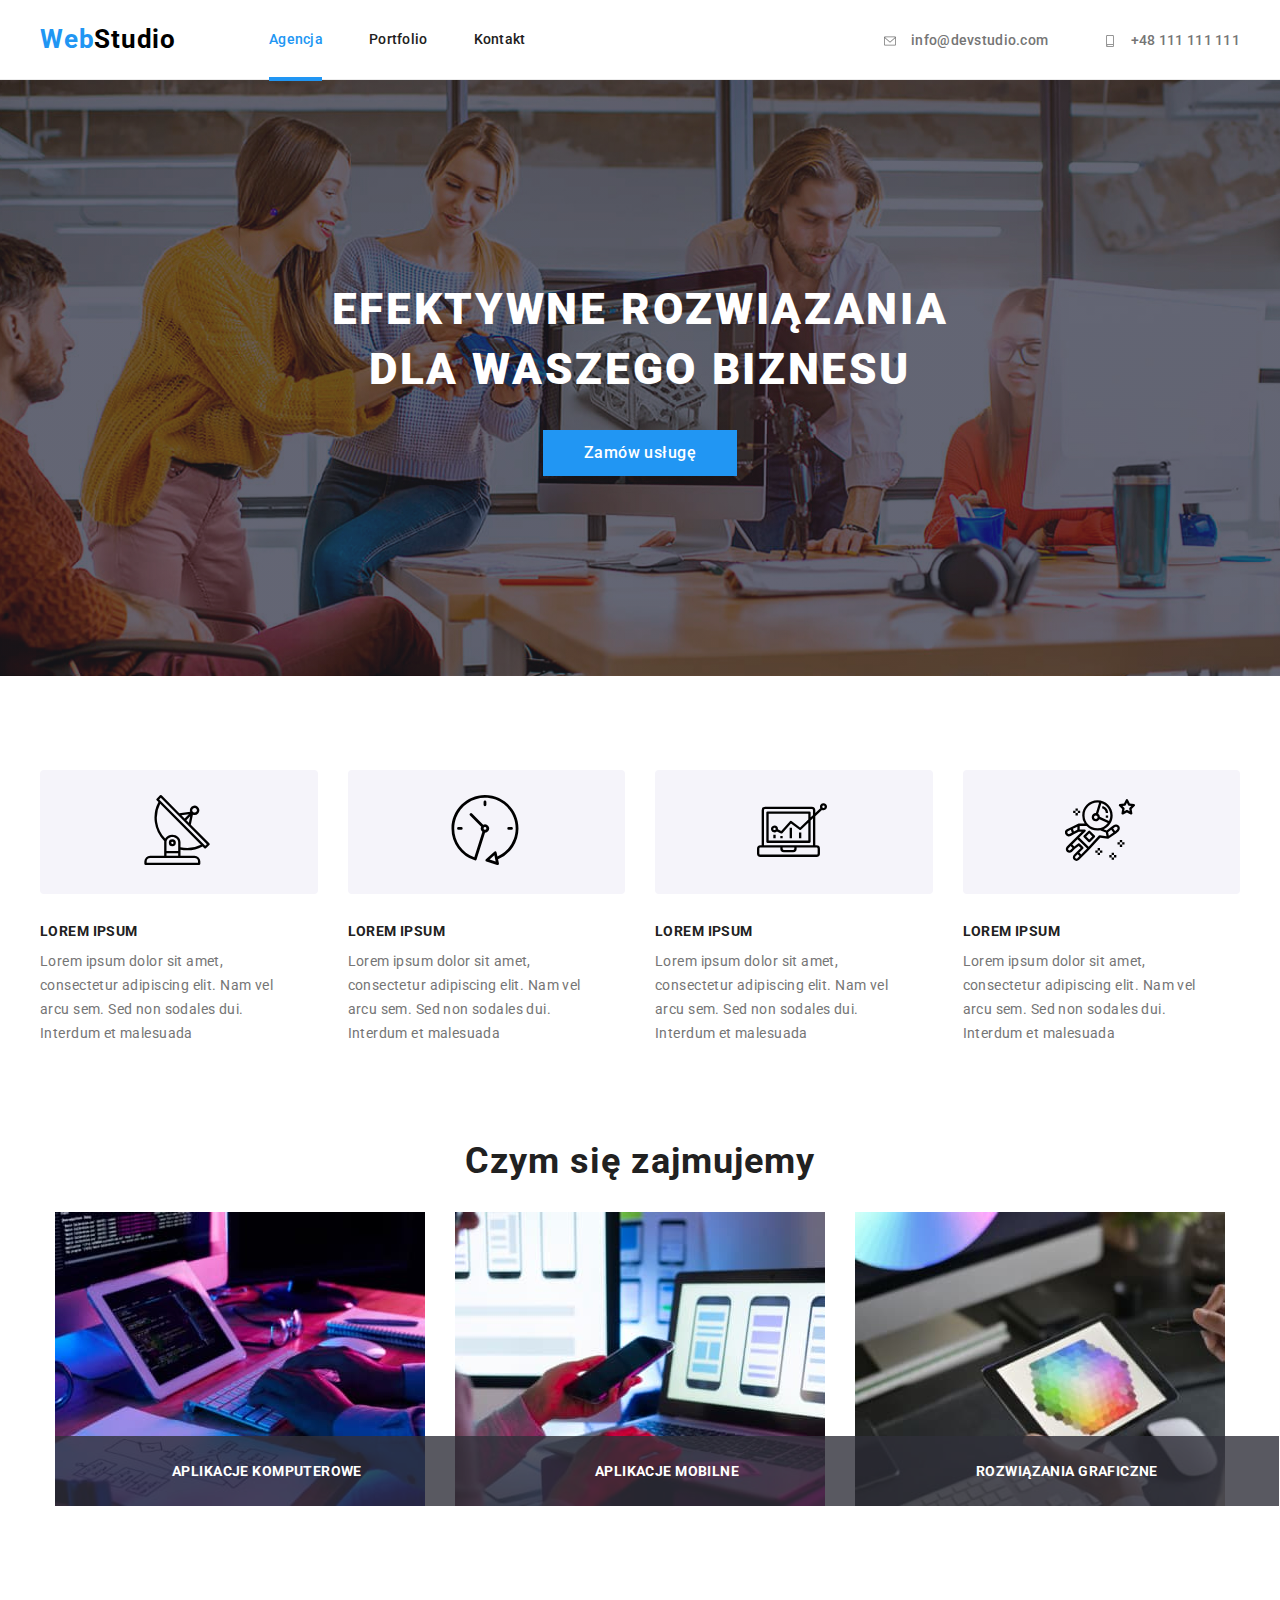
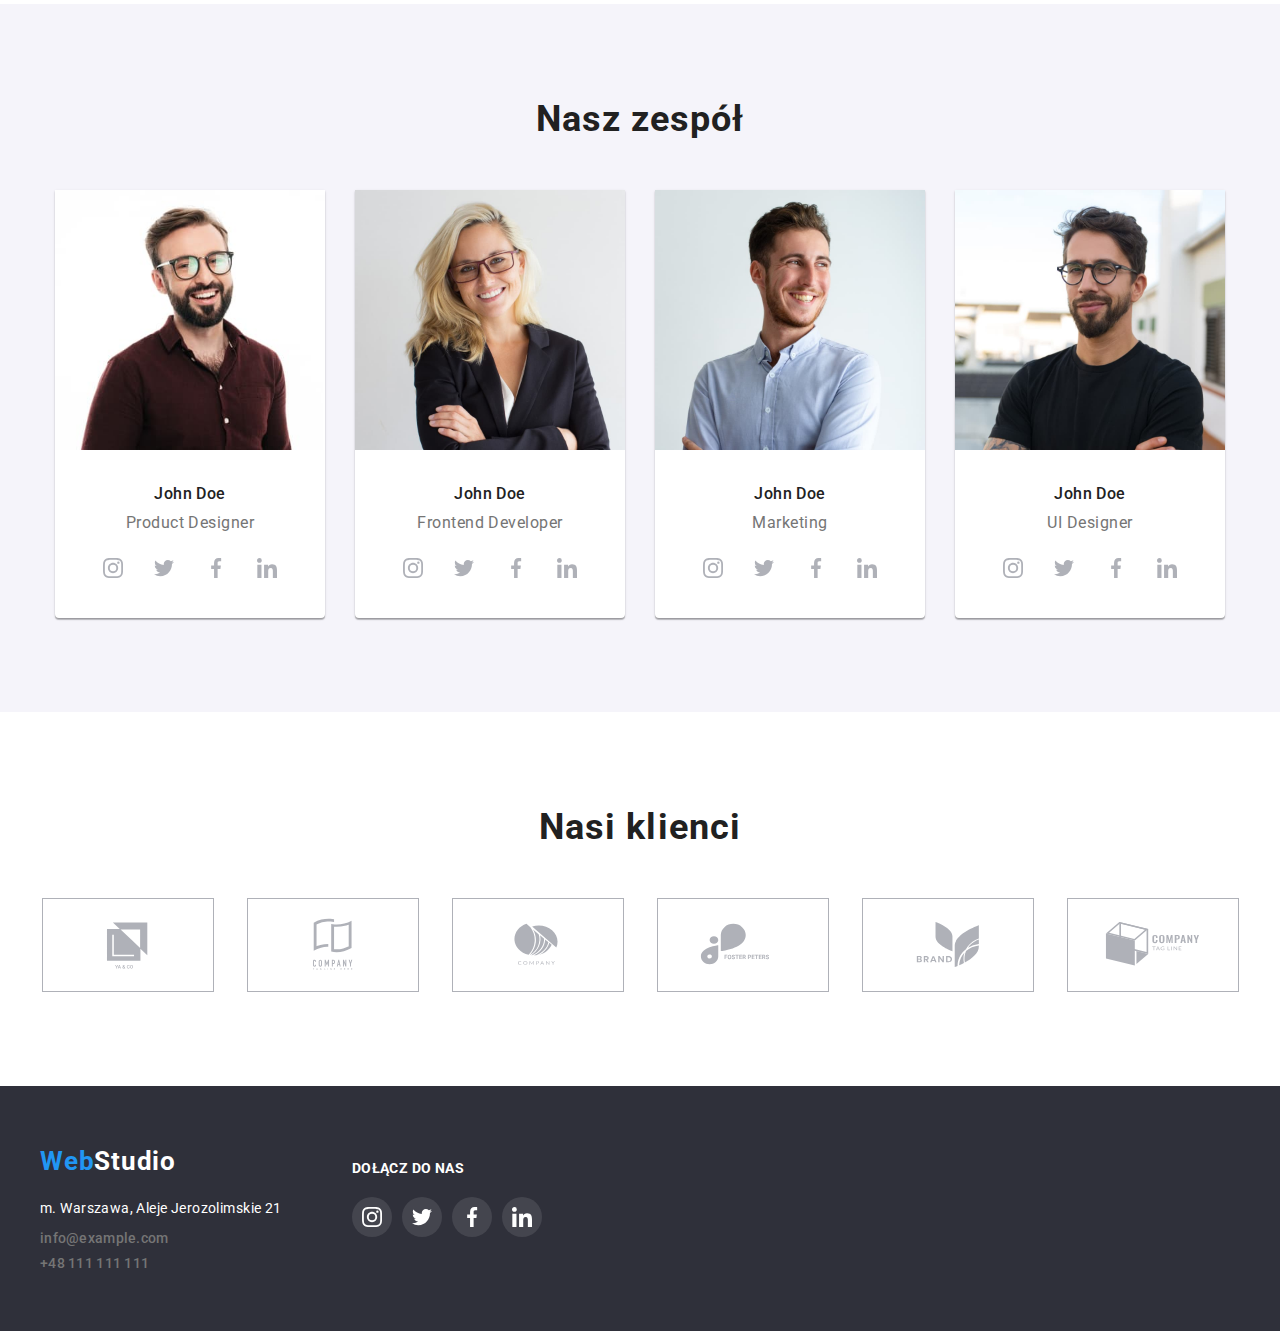
<file: index.html>
<!DOCTYPE html>
<html lang="pl">
    <head>
        <title>Studio</title>
        <link
            rel="stylesheet"
            href="https://cdnjs.cloudflare.com/ajax/libs/modern-normalize/1.1.0/modern-normalize.min.css"
            integrity="sha512-wpPYUAdjBVSE4KJnH1VR1HeZfpl1ub8YT/NKx4PuQ5NmX2tKuGu6U/JRp5y+Y8XG2tV+wKQpNHVUX03MfMFn9Q=="
            crossorigin="anonymous"
            referrerpolicy="no-referrer"
        />
        <link rel="stylesheet" href="css/styles.css" />
        <link rel="preconnect" href="https://fonts.googleapis.com" />
        <link rel="preconnect" href="https://fonts.gstatic.com" crossorigin />
        <link
            href="https://fonts.googleapis.com/css2?family=Raleway:wght@700&family=Roboto:wght@400;500;700;900&display=swap"
            rel="stylesheet"
        />
    </head>
    <body>
        <header class="site-nav">
            <div class="header-wrapper header-container container">
                <!-- LOGO -->
                <div class="logo-header">
                    <a
                        href="index.html"
                        target="_parent"
                        rel="noreferrer noopener"
                        class="links-format"
                        ><span class="blue-font">Web</span><span class="dark-grey">Studio</span></a
                    >
                    <!-- AGENCJA, PORTFOLIO, KONTAKT -->
                    <nav class="sub-pages">
                        <ul class="list-forsubpages">
                            <li>
                                <a
                                    class="links-format-agency-active test display-links first-second-nav"
                                    href="index.html"
                                    target="_parent"
                                    rel="noreferrer noopener"
                                    >Agencja</a
                                >
                            </li>

                            <li>
                                <a
                                    class="links-format display-links first-second-nav"
                                    href="portfolio.html"
                                    target="_parent"
                                    rel="noreferrer noopener"
                                    >Portfolio</a
                                >
                            </li>
                            <li>
                                <a class="links-format display-links" href="#">Kontakt</a>
                            </li>
                        </ul>
                    </nav>
                </div>
                <!-- CONTACT DETAILS -->
                <div>
                    <a class="contact-header display-links" href="mailto:info@devstudio.com">
                        <svg width="16" height="12" class="icon-header">
                            <use href="./images/icons.svg#icon-envelope"></use>
                        </svg>
                        info@devstudio.com
                    </a>

                    <a class="contact-header display-links phone" href="tel:+48111111111">
                        <svg width="16" height="12" class="icon-header">
                            <use href="./images/icons.svg#icon-smartphone"></use>
                        </svg>

                        +48 111 111 111</a
                    >
                </div>
            </div>
        </header>

        <main>
            <section class="order section">
                <div class="container">
                    <h1 class="big-title">Efektywne rozwiązania dla waszego biznesu</h1>
                    <button type="button" class="button-order" data-modal-open>Zamów usługę</button>
                </div>
            </section>

            <section class="list-wrapper section">
                <div class="container">
                    <ul class="list">
                        <li>
                            <div class="box-lorem-ipsum">
                                <svg width="70" height="70">
                                    <use href="./images/icons.svg#icon-antenna-1"></use>
                                </svg>
                            </div>

                            <h3 class="lorem-impsum-header">Lorem Ipsum</h3>
                            <p class="lorem-wording">
                                Lorem ipsum dolor sit amet, consectetur adipiscing elit. Nam vel
                                arcu sem. Sed non sodales dui. Interdum et malesuada
                            </p>
                        </li>
                        <li>
                            <div class="box-lorem-ipsum">
                                <svg width="70" height="70">
                                    <use href="./images/icons.svg#icon-clock-1"></use>
                                </svg>
                            </div>

                            <h3 class="lorem-impsum-header">LOREM IPSUM</h3>
                            <p class="lorem-wording">
                                Lorem ipsum dolor sit amet, consectetur adipiscing elit. Nam vel
                                arcu sem. Sed non sodales dui. Interdum et malesuada
                            </p>
                        </li>
                        <li>
                            <div class="box-lorem-ipsum">
                                <svg width="70" height="70">
                                    <use href="./images/icons.svg#icon-diagram-1"></use>
                                </svg>
                            </div>
                            <h3 class="lorem-impsum-header">LOREM IPSUM</h3>
                            <p class="lorem-wording">
                                Lorem ipsum dolor sit amet, consectetur adipiscing elit. Nam vel
                                arcu sem. Sed non sodales dui. Interdum et malesuada
                            </p>
                        </li>
                        <li>
                            <div class="box-lorem-ipsum">
                                <svg width="70" height="70">
                                    <use href="./images/icons.svg#icon-astronaut-1"></use>
                                </svg>
                            </div>
                            <h3 class="lorem-impsum-header">LOREM IPSUM</h3>
                            <p class="lorem-wording">
                                Lorem ipsum dolor sit amet, consectetur adipiscing elit. Nam vel
                                arcu sem. Sed non sodales dui. Interdum et malesuada
                            </p>
                        </li>
                    </ul>
                </div>
            </section>

            <section class="section main-business">
                <div class="container">
                    <h2 class="main-business-title">Czym się zajmujemy</h2>
                    <div class="main-business-inner">
                        <picture class="main-business-img">
                            <img
                                alt="designers-are-developing-application-smartphones-team-creators-is-working-interface-mobile-phones"
                                width="370"
                                height="294"
                                src="images/img-1.jpg"
                            />
                            <div class="main-business-desc-box">
                                <p class="main-business-desc">aplikacje komputerowe</p>
                            </div>
                        </picture>

                        <picture class="main-business-img">
                            <img
                                alt="creative-artist-web-design-with-working-colour-selection-graphic-tablet"
                                width="370"
                                height="294"
                                src="images/img-2.jpg"
                            />
                            <div class="main-business-desc-box">
                                <p class="main-business-desc">aplikacje mobilne</p>
                            </div>
                        </picture>

                        <picture class="main-business-img">
                            <img
                                alt="designers-are-developing-application-smartphones-team-creators-is-working-interface-mobile-phones"
                                width="370"
                                height="294"
                                src="images/img-3.jpg"
                            />
                            <div class="main-business-desc-box">
                                <p class="main-business-desc">rozwiązania graficzne</p>
                            </div>
                        </picture>
                    </div>
                </div>
            </section>

            <section class="section team-header">
                <div class="container">
                    <h2 class="team-header-title">Nasz zespół</h2>

                    <div class="team-header-inner">
                        <picture class="team-player-wrapper">
                            <img
                                alt="Product Designer"
                                width="270"
                                height="260"
                                src="images/img-4.jpg"
                            />
                            <div class="team-player-wrapper-2">
                                <h3 class="team-player">John Doe</h3>
                                <p class="team-role">Product Designer</p>
                            </div>
                            <div class="box-nasz-zespol-social-icons">
                                <a class="social-icons-our-team" href="#">
                                    <svg width="20" height="20">
                                        <use href="./images/icons.svg#icon-instagram-2"></use>
                                    </svg>
                                </a>
                                <a class="social-icons-our-team" href="#">
                                    <svg width="20" height="20">
                                        <use href="./images/icons.svg#icon-twitter-1"></use>
                                    </svg>
                                </a>
                                <a class="social-icons-our-team" href="#">
                                    <svg width="20" height="20">
                                        <use href="./images/icons.svg#icon-facebook-1"></use>
                                    </svg>
                                </a>
                                <a class="social-icons-our-team" href="#">
                                    <svg width="20" height="20">
                                        <use href="./images/icons.svg#icon-linkedin-1"></use>
                                    </svg>
                                </a>
                            </div>
                        </picture>

                        <picture class="team-player-wrapper">
                            <img
                                alt="Frontend Developer"
                                width="270"
                                height="260"
                                src="images/img-5.jpg"
                            />
                            <div class="team-player-wrapper-2">
                                <h3 class="team-player">John Doe</h3>
                                <p class="team-role">Frontend Developer</p>
                            </div>
                            <div class="box-nasz-zespol-social-icons">
                                <a class="social-icons-our-team" href="#">
                                    <svg width="20" height="20">
                                        <use href="./images/icons.svg#icon-instagram-2"></use>
                                    </svg>
                                </a>
                                <a class="social-icons-our-team" href="#">
                                    <svg width="20" height="20">
                                        <use href="./images/icons.svg#icon-twitter-1"></use>
                                    </svg>
                                </a>
                                <a class="social-icons-our-team" href="#">
                                    <svg width="20" height="20">
                                        <use href="./images/icons.svg#icon-facebook-1"></use>
                                    </svg>
                                </a>
                                <a class="social-icons-our-team" href="#">
                                    <svg width="20" height="20">
                                        <use href="./images/icons.svg#icon-linkedin-1"></use>
                                    </svg>
                                </a>
                            </div>
                        </picture>

                        <picture class="team-player-wrapper">
                            <img
                                alt="Frontend Developer"
                                width="270"
                                height="260"
                                src="images/img-6.jpg"
                            />
                            <div class="team-player-wrapper-2">
                                <h3 class="team-player">John Doe</h3>
                                <p class="team-role">Marketing</p>
                            </div>
                            <div class="box-nasz-zespol-social-icons">
                                <a class="social-icons-our-team" href="#">
                                    <svg width="20" height="20">
                                        <use href="./images/icons.svg#icon-instagram-2"></use>
                                    </svg>
                                </a>
                                <a class="social-icons-our-team" href="#">
                                    <svg width="20" height="20">
                                        <use href="./images/icons.svg#icon-twitter-1"></use>
                                    </svg>
                                </a>
                                <a class="social-icons-our-team" href="#">
                                    <svg width="20" height="20">
                                        <use href="./images/icons.svg#icon-facebook-1"></use>
                                    </svg>
                                </a>
                                <a class="social-icons-our-team" href="#">
                                    <svg width="20" height="20">
                                        <use href="./images/icons.svg#icon-linkedin-1"></use>
                                    </svg>
                                </a>
                            </div>
                        </picture>

                        <picture class="team-player-wrapper">
                            <img
                                alt="UI Designer"
                                width="270"
                                height="260"
                                src="images/img-7.jpg"
                            />
                            <div class="team-player-wrapper-2">
                                <h3 class="team-player">John Doe</h3>
                                <p class="team-role">UI Designer</p>
                            </div>
                            <div class="box-nasz-zespol-social-icons">
                                <a class="social-icons-our-team" href="#">
                                    <svg width="20" height="20">
                                        <use href="./images/icons.svg#icon-instagram-2"></use>
                                    </svg>
                                </a>
                                <a class="social-icons-our-team" href="#">
                                    <svg width="20" height="20">
                                        <use href="./images/icons.svg#icon-twitter-1"></use>
                                    </svg>
                                </a>
                                <a class="social-icons-our-team" href="#">
                                    <svg width="20" height="20">
                                        <use href="./images/icons.svg#icon-facebook-1"></use>
                                    </svg>
                                </a>
                                <a class="social-icons-our-team" href="#">
                                    <svg width="20" height="20">
                                        <use href="./images/icons.svg#icon-linkedin-1"></use>
                                    </svg>
                                </a>
                            </div>
                        </picture>
                    </div>
                </div>
            </section>
            <section class="our-clients-wrapper section">
                <div class="container">
                    <h2 class="our-clients-title">Nasi klienci</h2>
                    <ul class="our-clients-list">
                        <li class="our-clients-list-item">
                            <svg width="106" height="60">
                                <use href="./images/clients-icons.svg#icon-Logo-6"></use>
                            </svg>
                        </li>
                        <li class="our-clients-list-item">
                            <svg width="106" height="60">
                                <use href="./images/clients-icons.svg#icon-Logo-7"></use>
                            </svg>
                        </li>
                        <li class="our-clients-list-item">
                            <svg width="106" height="60">
                                <use href="./images/clients-icons.svg#icon-Logo-8"></use>
                            </svg>
                        </li>
                        <li class="our-clients-list-item">
                            <svg width="106" height="60">
                                <use href="./images/clients-icons.svg#icon-Logo-9"></use>
                            </svg>
                        </li>
                        <li class="our-clients-list-item">
                            <svg width="106" height="60">
                                <use href="./images/clients-icons.svg#icon-Logo-10"></use>
                            </svg>
                        </li>
                        <li class="our-clients-list-item">
                            <svg width="106" height="60">
                                <use href="./images/clients-icons.svg#icon-Logo-11"></use>
                            </svg>
                        </li>
                    </ul>
                </div>
            </section>
        </main>

        <footer class="footer-wrapper">
            <div class="footer-layout container">
                <div class="footer-composition">
                    <div>
                        <a class="logo-footer" href="#"
                            ><span class="blue-font">Web</span
                            ><span class="white-font">Studio</span></a
                        >

                        <address class="address">
                            <div class="address-wrapper">
                                <a
                                    href="https://goo.gl/maps/4ub1VhQaPMGV6A3t7"
                                    target="_blank"
                                    class="links-format"
                                    ><span class="direct-address"
                                        >m. Warszawa, Aleje Jerozolimskie 21</span
                                    ></a
                                >
                            </div>

                            <div class="email-wrapper">
                                <a
                                    class="contact-footer display-links"
                                    href="mailto:info@example.com"
                                    >info@example.com</a
                                >
                            </div>
                            <div class="phone-wrapper">
                                <a class="contact-footer display-links" href="tel:+48111111111"
                                    >+48 111 111 111</a
                                >
                            </div>
                        </address>
                    </div>
                    <div class="footer-social-wrapper">
                        <div>
                            <a class="footer-social">dołącz do nas</a>
                        </div>

                        <div class="footer-social-list-wrapper">
                            <a class="social-icons-footer" href="#">
                                <svg width="20" height="20">
                                    <use href="./images/icons.svg#icon-instagram-2"></use>
                                </svg>
                            </a>
                            <a class="social-icons-footer" href="#">
                                <svg width="20" height="20">
                                    <use href="./images/icons.svg#icon-twitter-1"></use>
                                </svg>
                            </a>
                            <a class="social-icons-footer" href="#">
                                <svg width="20" height="20">
                                    <use href="./images/icons.svg#icon-facebook-1"></use>
                                </svg>
                            </a>
                            <a class="social-icons-footer" href="#">
                                <svg width="20" height="20">
                                    <use href="./images/icons.svg#icon-linkedin-1"></use>
                                </svg>
                            </a>
                        </div>
                    </div>
                </div>
            </div>
        </footer>

        <div class="backdrop is-hidden" data-modal>
            <div class="modal">
                <button type="button" class="close-btn" data-modal-close>X</button>
            </div>
        </div>
        <script src="./js/modal.js"></script>
    </body>
</html>
</file>
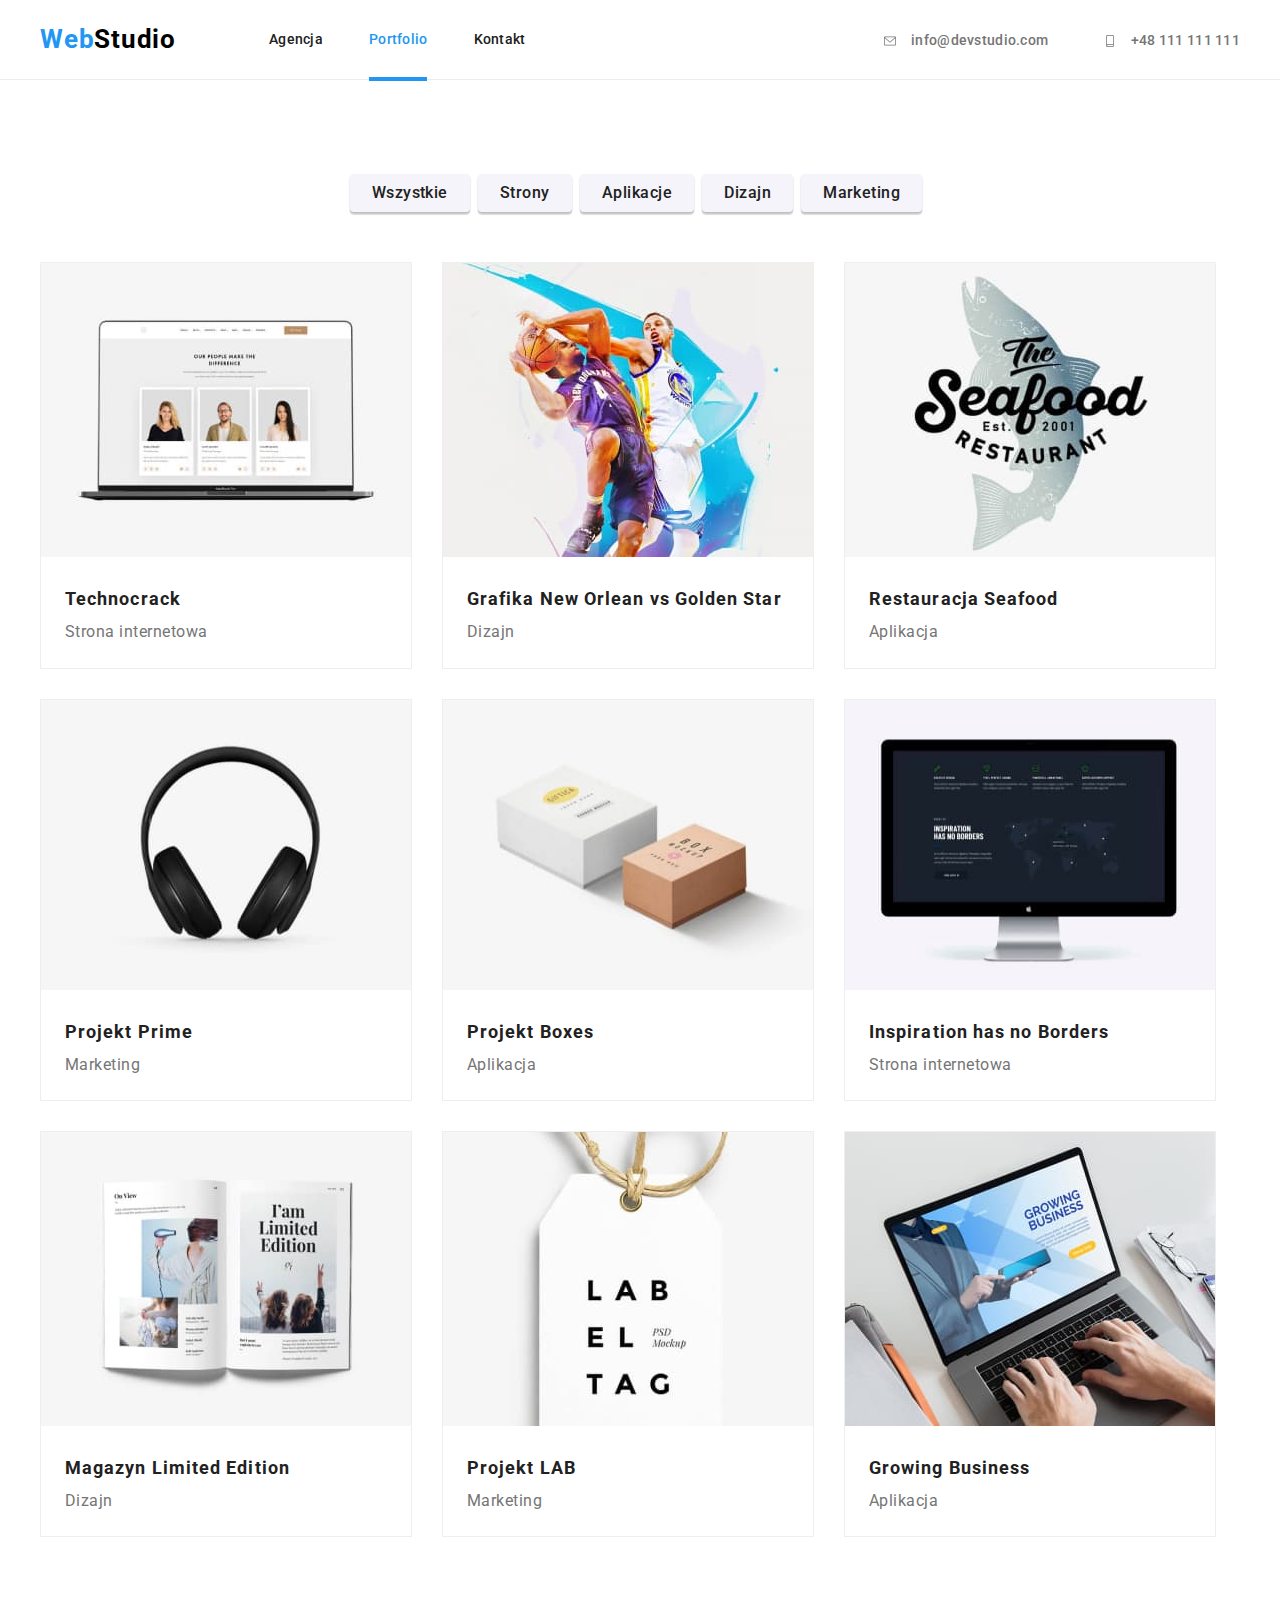
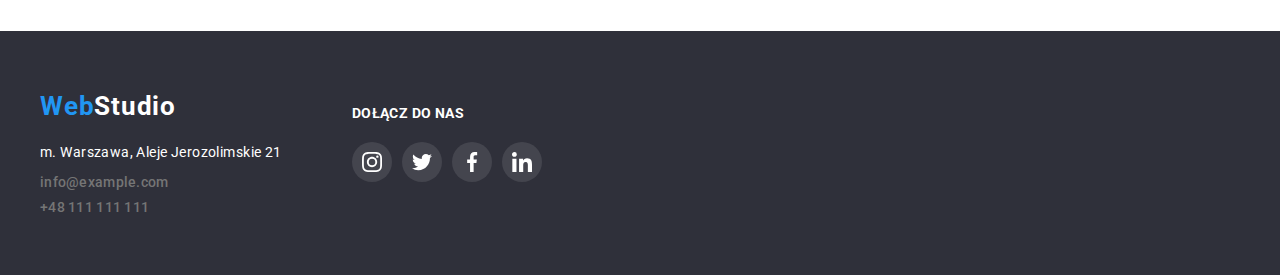
<file: portfolio.html>
<!DOCTYPE html>
<html lang="pl">
    <head>
        <title>Portfolio</title>
        <link rel="stylesheet" href="css/styles.css" />
        <link rel="preconnect" href="https://fonts.googleapis.com" />
        <link rel="preconnect" href="https://fonts.gstatic.com" crossorigin />
        <link
            href="https://fonts.googleapis.com/css2?family=Raleway:wght@700&family=Roboto:wght@400;500;700;900&display=swap"
            rel="stylesheet"
        />
    </head>
    <body>
        <header class="site-nav">
            <div class="header-wrapper header-container container">
                <!-- LOGO -->
                <div class="logo-header">
                    <a
                        href="index.html"
                        target="_parent"
                        rel="noreferrer noopener"
                        class="links-format"
                        ><span class="blue-font">Web</span><span class="dark-grey">Studio</span></a
                    >
                    <!-- AGENCJA, PORTFOLIO, KONTAKT -->
                    <nav class="sub-pages">
                        <ul class="list-forsubpages">
                            <li>
                                <a
                                    class="links-format display-links first-second-nav"
                                    href="index.html"
                                    target="_parent"
                                    rel="noreferrer noopener"
                                    >Agencja</a
                                >
                            </li>
                            <li>
                                <a
                                    class="links-format-portfolio-active display-links first-second-nav"
                                    href="portfolio.html"
                                    target="_parent"
                                    rel="noreferrer noopener"
                                    >Portfolio</a
                                >
                            </li>
                            <li>
                                <a class="links-format display-links" href="#">Kontakt</a>
                            </li>
                        </ul>
                    </nav>
                </div>
                <!-- CONTACT DETAILS -->
                <div>
                    <a class="contact-header display-links" href="mailto:info@devstudio.com">
                        <svg width="16" height="12" class="icon-header">
                            <use href="./images/icons.svg#icon-envelope"></use>
                        </svg>
                        info@devstudio.com
                    </a>

                    <a class="contact-header display-links phone" href="tel:+48111111111">
                        <svg width="16" height="12" class="icon-header">
                            <use href="./images/icons.svg#icon-smartphone"></use>
                        </svg>

                        +48 111 111 111</a
                    >
                </div>
            </div>
        </header>
        <main class="section">
            <div class="container">
                <ul class="list-portfolio">
                    <li>
                        <button type="button" class="button-services display-links-buttons">
                            Wszystkie
                        </button>
                    </li>
                    <li>
                        <button type="button" class="button-services display-links-buttons">
                            Strony
                        </button>
                    </li>
                    <li>
                        <button type="button" class="button-services display-links-buttons">
                            Aplikacje
                        </button>
                    </li>
                    <li>
                        <button type="button" class="button-services display-links-buttons">
                            Dizajn
                        </button>
                    </li>
                    <li>
                        <button type="button" class="button-services display-links-buttons">
                            Marketing
                        </button>
                    </li>
                </ul>

                <div class="main-portfolio-wrapper">
                    <picture class="sub-portfolio-wrapper" tabindex="0">
                        <div class="img-wrapper">
                            <img alt="portfolio1" width="370" height="294" src="images/img-8.jpg" />
                            <div class="overlay">
                                <p class="overlay-text">
                                    Technocrack jest popularną platformą wykorzystywaną do
                                    rozpowszechniania koronawirusa. Firmy wykorzystują tę platformę
                                    do celów szpiegowskich i ataków na niezabezpieczone serwery
                                    konkurencji
                                </p>
                            </div>
                        </div>

                        <div class="sub-portfolio">
                            <h3 class="portfolio-header">Technocrack</h3>
                            <p class="portfolio-title">Strona internetowa</p>
                        </div>
                    </picture>

                    <picture class="sub-portfolio-wrapper" tabindex="0">
                        <img
                            alt="Product Designer"
                            width="370"
                            height="294"
                            src="images/img-9.jpg"
                        />
                        <div class="sub-portfolio">
                            <h3 class="portfolio-header">Grafika New Orlean vs Golden Star</h3>
                            <p class="portfolio-title">Dizajn</p>
                        </div>
                    </picture>

                    <picture class="sub-portfolio-wrapper" tabindex="0">
                        <img
                            alt="Product Designer"
                            width="370"
                            height="294"
                            src="images/img-10.jpg"
                        />
                        <div class="sub-portfolio">
                            <h3 class="portfolio-header">Restauracja Seafood</h3>
                            <p class="portfolio-title">Aplikacja</p>
                        </div>
                    </picture>

                    <picture class="sub-portfolio-wrapper" tabindex="0">
                        <img
                            alt="Product Designer"
                            width="370"
                            height="290"
                            src="images/img-11.jpg"
                        />
                        <div class="sub-portfolio">
                            <h3 class="portfolio-header">Projekt Prime</h3>
                            <p class="portfolio-title">Marketing</p>
                        </div>
                    </picture>

                    <picture class="sub-portfolio-wrapper" tabindex="0">
                        <img
                            alt="Product Designer"
                            width="370"
                            height="290"
                            src="images/img-12.jpg"
                        />
                        <div class="sub-portfolio">
                            <h3 class="portfolio-header">Projekt Boxes</h3>
                            <p class="portfolio-title">Aplikacja</p>
                        </div>
                    </picture>

                    <picture class="sub-portfolio-wrapper" tabindex="0">
                        <img
                            alt="Product Designer"
                            width="370"
                            height="290"
                            src="images/img-13.jpg"
                        />
                        <div class="sub-portfolio">
                            <h3 class="portfolio-header">Inspiration has no Borders</h3>
                            <p class="portfolio-title">Strona internetowa</p>
                        </div>
                    </picture>

                    <picture class="sub-portfolio-wrapper" tabindex="0">
                        <img
                            alt="Product Designer"
                            width="370"
                            height="294"
                            src="images/img-14.jpg"
                        />
                        <div class="sub-portfolio">
                            <h3 class="portfolio-header">Magazyn Limited Edition</h3>
                            <p class="portfolio-title">Dizajn</p>
                        </div>
                    </picture>

                    <picture class="sub-portfolio-wrapper" tabindex="0">
                        <img
                            alt="Product Designer"
                            width="370"
                            height="294"
                            src="images/img-15.jpg"
                        />
                        <div class="sub-portfolio">
                            <h3 class="portfolio-header">Projekt LAB</h3>
                            <p class="portfolio-title">Marketing</p>
                        </div>
                    </picture>

                    <picture class="sub-portfolio-wrapper" tabindex="0">
                        <img
                            alt="Product Designer"
                            width="370"
                            height="294"
                            src="images/img-16.jpg"
                        />
                        <div class="sub-portfolio">
                            <h3 class="portfolio-header">Growing Business</h3>
                            <p class="portfolio-title">Aplikacja</p>
                        </div>
                    </picture>
                </div>
            </div>
        </main>
        <footer class="footer-wrapper">
            <div class="footer-layout container">
                <div class="footer-composition">
                    <div>
                        <a class="logo-footer" href="#"
                            ><span class="blue-font">Web</span
                            ><span class="white-font">Studio</span></a
                        >

                        <address class="address">
                            <div class="address-wrapper">
                                <a
                                    href="https://goo.gl/maps/4ub1VhQaPMGV6A3t7"
                                    target="_blank"
                                    class="links-format"
                                    ><span class="direct-address"
                                        >m. Warszawa, Aleje Jerozolimskie 21</span
                                    ></a
                                >
                            </div>

                            <div class="email-wrapper">
                                <a
                                    class="contact-footer display-links"
                                    href="mailto:info@example.com"
                                    >info@example.com</a
                                >
                            </div>
                            <div class="phone-wrapper">
                                <a class="contact-footer display-links" href="tel:+48111111111"
                                    >+48 111 111 111</a
                                >
                            </div>
                        </address>
                    </div>
                    <div class="footer-social-wrapper">
                        <div>
                            <a class="footer-social">dołącz do nas</a>
                        </div>

                        <div class="footer-social-list-wrapper">
                            <a class="social-icons-footer" href="#">
                                <svg width="20" height="20">
                                    <use href="./images/icons.svg#icon-instagram-2"></use>
                                </svg>
                            </a>
                            <a class="social-icons-footer" href="#">
                                <svg width="20" height="20">
                                    <use href="./images/icons.svg#icon-twitter-1"></use>
                                </svg>
                            </a>
                            <a class="social-icons-footer" href="#">
                                <svg width="20" height="20">
                                    <use href="./images/icons.svg#icon-facebook-1"></use>
                                </svg>
                            </a>
                            <a class="social-icons-footer" href="#">
                                <svg width="20" height="20">
                                    <use href="./images/icons.svg#icon-linkedin-1"></use>
                                </svg>
                            </a>
                        </div>
                    </div>
                </div>
            </div>
        </footer>
    </body>
</html>
</file>
<file: css/styles.css>
* {
    margin: 0;
    padding: 0;
}

body {
    font-family: 'Roboto', sans-serif;
    color: var(--standard-black);
}

.container {
    width: 1200px;
    margin: 0 auto;
    padding: 0px 15px;
}

.site-nav {
    border-bottom: 1px solid var(--light-grey-bottom-line);
}

.header-wrapper {
    padding: 24px 0 25px;
    display: flex;
    justify-content: space-between;
    align-items: center;
}

.logo-header {
    display: flex;
    align-items: center;
    text-decoration: none;
    font-size: 26px;
    font-weight: 700;
    line-height: 1.17;
    letter-spacing: 0.03em;
}

.sub-pages {
    font-size: 14px;
    font-weight: 500;
    line-height: 1.17;
    letter-spacing: 0.02em;
    position: relative;
}

.list-forsubpages {
    list-style: none;
    display: flex;
    margin-left: 93px;
    align-items: center;
}

.list-portfolio {
    display: flex;
    list-style: none;
    justify-content: center;
    margin-bottom: 50px;
}

.list {
    list-style: none;
    display: flex;
    gap: 30px;
}

.main-business-inner {
    margin-top: 30px;
    display: flex;
    gap: 30px;
    justify-content: center;
    position: relative;
}

.main-business-desc {
    text-transform: uppercase;
    color: var(--standard-white);
    height: 16px;
    font-weight: 700;
    letter-spacing: 0.03em;
    font-size: 14px;
    display: flex;
    justify-content: center;
    /* padding-top: 27px; */
}

.main-business-img {
    position: relative;
}

.main-business-desc-box {
    background-color: rgba(47, 48, 58, 0.8);
    width: 100%;
    position: absolute;
    bottom: 4px;
    padding: 27px 27px;
}

.team-header-inner {
    display: flex;
    gap: 30px;
    justify-content: center;
}

.first-second-nav {
    margin-right: 46px;
}

:root {
    --standard-blue: #2196f3;
    --standard-white: #ffffff;
    --standard-black: #212121;
    --dark-grey: #000000;
    --light-grey: #757575;
    --background-button-color: #f5f4fa;
    --background-black-color: #2f303a;
    --light-grey-bottom-line: #ececec;
    --portfolio-grey: #eeeeee;
}

.order {
    background-image: linear-gradient(rgba(47, 48, 58, 0.4), rgba(47, 48, 58, 0.4)),
        url(../images/img-background.jpg);
    background-repeat: no-repeat;
    background-position: center;
    background-color: var(--background-black-color);
    text-align: center;
}

.section {
    padding: 94px 0;
}

.big-title {
    text-transform: uppercase;
    font-family: 'Roboto';
    font-style: normal;
    font-weight: 900;
    font-size: 44px;
    line-height: 1.36;
    letter-spacing: 0.06em;
    color: var(--standard-white);
    margin: 106px 252px 30px;
}

.portfolio-header {
    font-size: 18px;
    font-weight: 700;
    line-height: 2;
    letter-spacing: 0.06em;
}

.lorem-impsum-header {
    font-weight: 700;
    font-size: 14px;
    line-height: 1.14;
    letter-spacing: 0.03em;
    text-transform: uppercase;
    padding-bottom: 10px;
}

.lorem-wording {
    font-size: 14px;
    line-height: 1.71;
    letter-spacing: 0.03em;
    color: var(--light-grey);
    padding-right: 30px;
}

.main-portfolio-wrapper {
    display: flex;
    flex-wrap: wrap;
    list-style: none;
    gap: 30px;
}

.sub-portfolio-wrapper {
    border: 1px solid var(--portfolio-grey);
}

.img-wrapper {
    position: relative;
    overflow: hidden;
}

.sub-portfolio-wrapper:hover,
.sub-portfolio-wrapper:focus {
    box-shadow: 0px 1px 1px rgba(0, 0, 0, 0.12), 0px 4px 4px rgba(0, 0, 0, 0.06),
        1px 4px 6px rgba(0, 0, 0, 0.16);
}

.img-wrapper:hover .overlay,
.img-wrapper:focus .overlay {
    transform: translateY(0);
}

.sub-portfolio {
    padding-left: 24px;
    padding-top: 20px;
    padding-bottom: 20px;
}

.overlay {
    position: absolute;
    top: 0;
    width: 370px;
    height: 298px;
    background-color: #2196f3e5;
    transform: translateY(100%);
    transition: transform 250ms ease;
}

.overlay-text {
    color: white;
    padding: 49px 45px 49px 24px;
    font-size: 18px;
    font-weight: 400;
    letter-spacing: 0.03em;
}

.main-business {
    margin-top: -94px;
}

.main-business-title {
    font-weight: 700;
    font-size: 36px;
    line-height: 1.17;
    text-align: center;
    letter-spacing: 0.03em;
}

.team-header {
    background: var(--background-button-color);
}

.team-header-title {
    font-weight: 700;
    font-size: 36px;
    line-height: 1.17;
    text-align: center;
    letter-spacing: 0.03em;
    margin-bottom: 50px;
}

.team-player-wrapper-2 {
    padding-top: 30px;
}

.team-player-wrapper {
    background: var(--standard-white);
    border-radius: 0 0 4px 4px;
    box-shadow: 0px 1px 3px rgba(0, 0, 0, 0.12), 0px 1px 1px rgba(0, 0, 0, 0.14),
        0px 2px 1px rgba(0, 0, 0, 0.2);
}

.team-player {
    font-weight: 500;
    font-size: 16px;
    line-height: 1.19;
    text-align: center;
    letter-spacing: 0.03em;
}

.team-role {
    font-size: 16px;
    line-height: 1.19;
    text-align: center;
    letter-spacing: 0.03em;
    color: var(--light-grey);
    padding-top: 10px;
}

.portfolio-title {
    font-size: 16px;
    line-height: 1.88;
    color: var(--light-grey);
    letter-spacing: 0.03em;
}

.blue-font {
    color: var(--standard-blue);
}

.white-font {
    color: var(--standard-white);
}

.dark-grey {
    color: var(--dark-grey);
}

.links-format {
    text-decoration: none;
    color: var(--standard-black);
}

.links-format-agency-active {
    text-decoration: none;
    color: var(--standard-blue);
}

.links-format-agency-active::after {
    content: '';
    position: absolute;
    width: 53px;
    border-bottom: 4px solid var(--standard-blue);
    bottom: -34px;
    display: flex;
}

.links-format-portfolio-active {
    text-decoration: none;
    color: var(--standard-blue);
}

.links-format-portfolio-active::after {
    content: '';
    position: absolute;
    width: 58px;
    border-bottom: 4px solid var(--standard-blue);
    bottom: -34px;
    display: flex;
}

.button-order {
    font-family: 'Roboto', sans-serif;
    color: var(--standard-white);
    background: var(--standard-blue);
    border: none;
    font-size: 16px;
    font-weight: 500;
    line-height: 1.63;
    letter-spacing: 0.03em;
    cursor: pointer;
    padding: 10px 41px;
    margin-bottom: 106px;
}

.button-services {
    font-family: 'Roboto', sans-serif;
    color: var(--standard-black);
    background: var(--background-button-color);
    border: none;
    font-size: 16px;
    font-weight: 500;
    line-height: 1.63;
    letter-spacing: 0.03em;
    text-align: center;
    cursor: pointer;
    text-decoration: none;
    margin-right: 8px;
    padding-top: 6px;
    padding-bottom: 6px;
    padding-left: 22px;
    padding-right: 22px;
    box-shadow: 0px 3px 1px rgba(0, 0, 0, 0.1), 0px 1px 2px rgba(0, 0, 0, 0.08),
        0px 2px 2px rgba(0, 0, 0, 0.12);
    border-radius: 4px;
}

.display-links:hover,
.display-links:focus {
    color: var(--standard-blue);
}

.display-links-buttons:hover,
.display-links-buttons:focus {
    color: var(--standard-white);
    background: var(--standard-blue);
}

.display-links,
.social-icons-our-team,
.social-icons-footer,
.our-clients-list-item {
    transition-timing-function: cubic-bezier(0.4, 0, 0.2, 1);
    transition-duration: 250ms;
    transition-property: color, background-color, border-color, fill;
}

.footer-layout {
    padding-top: 60px;
    padding-bottom: 60px;
}

.footer-composition {
    display: flex;
}

.footer-wrapper {
    background: var(--background-black-color);
}

.footer-social {
    text-transform: uppercase;
    font-size: 14px;
    font-weight: 700;
    line-height: 1.17;
    letter-spacing: 0.03em;
    color: var(--standard-white);
}

.logo-footer {
    text-decoration: none;
    font-size: 26px;
    font-weight: 700;
    line-height: 1.17;
    letter-spacing: 0.03em;
}

.footer-social-wrapper {
    padding-top: 12px;
    padding-left: 70px;
}

.footer-social-list-wrapper {
    padding-top: 20px;
    display: flex;
    gap: 10px;
}

.address {
    font-size: 14px;
    font-style: normal;
    line-height: 1.71;
    letter-spacing: 0.03em;
    display: block;
}

.address-wrapper {
    padding-top: 20px;
}

.direct-address {
    color: var(--standard-white);
}

.contact-header {
    text-decoration: none;
    color: var(--light-grey);
    font-weight: 500;
    font-size: 14px;
    line-height: 16px;
    letter-spacing: 0.02em;
    margin: 0;
}

.contact-footer {
    text-decoration: none;
    color: var(--light-grey);
    font-weight: 500;
    font-size: 14px;
    line-height: 16px;
    letter-spacing: 0.02em;
    display: block;
}

.email-wrapper {
    padding-top: 9px;
}

.phone-wrapper {
    padding-top: 9px;
}

.phone {
    margin-left: 50px;
}

.icon-header {
    vertical-align: middle;
    fill: currentColor;
    margin-right: 10px;
}

.box-lorem-ipsum {
    background-color: var(--background-button-color);
    padding-top: 25px;
    padding-left: 102.34px;
    padding-bottom: 25px;
    margin-bottom: 30px;
    border-radius: 4px;
}

.box-nasz-zespol-social-icons {
    display: flex;
    justify-content: space-around;
    margin-left: 32px;
    margin-right: 32px;
    padding-bottom: 30px;
    padding-top: 16px;
}

.social-icons-our-team {
    fill: #afb1b8;
    cursor: pointer;
    width: 40px;
    height: 40px;
    display: flex;
    border-radius: 50%;
    justify-content: center;
    align-items: center;
}

.social-icons-footer {
    fill: var(--standard-white);
    cursor: pointer;
    width: 40px;
    height: 40px;
    background-color: rgba(255, 255, 255, 0.1);
    border-radius: 50%;
    display: flex;
    justify-content: center;
    align-items: center;
}

.our-clients-wrapper {
    padding-top: 94px;
    padding-bottom: 94px;
}

.our-clients-title {
    font-weight: 700;
    font-size: 36px;
    line-height: 1.17;
    text-align: center;
    letter-spacing: 0.03em;
}

.our-clients-list {
    padding-top: 50px;
    list-style: none;
    display: flex;
    justify-content: space-around;
    gap: 30px;
}

.our-clients-list-item {
    border: 1px solid #afb1b8;
    width: 170px;
    height: 92px;
    display: flex;
    align-items: center;
    justify-content: center;
    fill: currentColor;
    color: #afb1b8;
    cursor: pointer;
}

.social-icons-our-team:hover,
.social-icons-our-team:focus {
    fill: var(--standard-white);
    background-color: var(--standard-blue);
    border-radius: 50%;
}

.social-icons-footer:hover,
.social-icons-footer:focus {
    fill: var(--standard-white);
    background: var(--standard-blue);
    border-radius: 50%;
}

.our-clients-list-item:hover {
    border-color: var(--standard-blue);
    fill: var(--standard-blue);
}

.is-hidden {
    opacity: 0;
    visibility: hidden;
    pointer-events: none;
    transition: visibility 550ms cubic-bezier(0.4, 0, 0.2, 1),
        opacity 550ms cubic-bezier(0.4, 0, 0.2, 1);
}

.backdrop {
    position: fixed;
    display: flex;
    align-items: center;
    justify-content: center;
    left: 0;
    top: 0;
    width: 100%;
    height: 100%;
    background-color: rgba(0, 0, 0, 0.2);
}

.is-hidden .modal {
    transform: translateY(-150%);
}

.modal {
    position: relative;
    box-shadow: 0px 1px 3px rgba(0, 0, 0, 0.12), 0px 1px 1px rgba(0, 0, 0, 0.14),
        0px 2px 1px rgba(0, 0, 0, 0.2);
    border-radius: 4px;
    transform: translateY(0);
    width: 528px;
    min-height: 581px;
    background-color: var(--standard-white);
    transition: transform 500ms cubic-bezier(0.4, 0, 0.2, 1);
}

.close-btn {
    position: absolute;
    top: 8px;
    right: 8px;
    width: 30px;
    height: 30px;
    background-color: var(--standard-white);
    border: 1px solid rgba(0, 0, 0, 0.1);
    border-radius: 50px;
    cursor: pointer;
}
</file>
